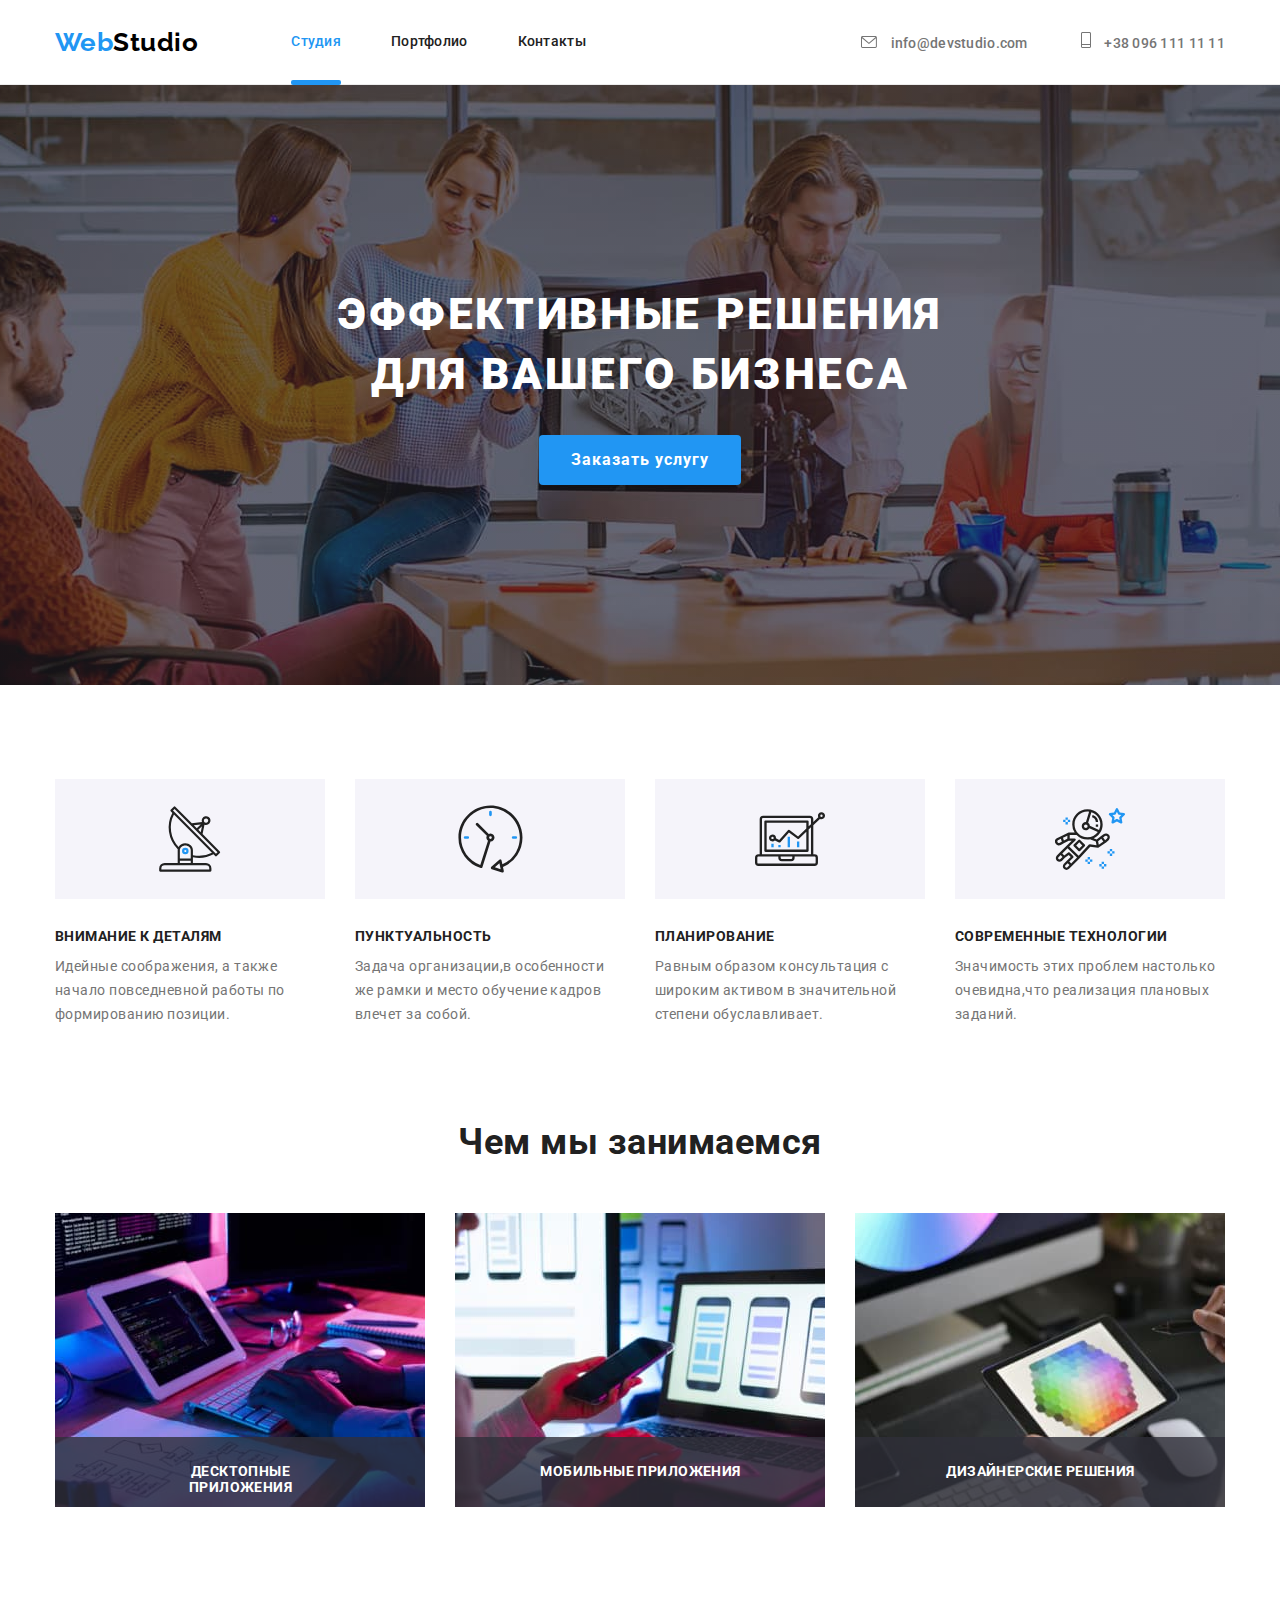
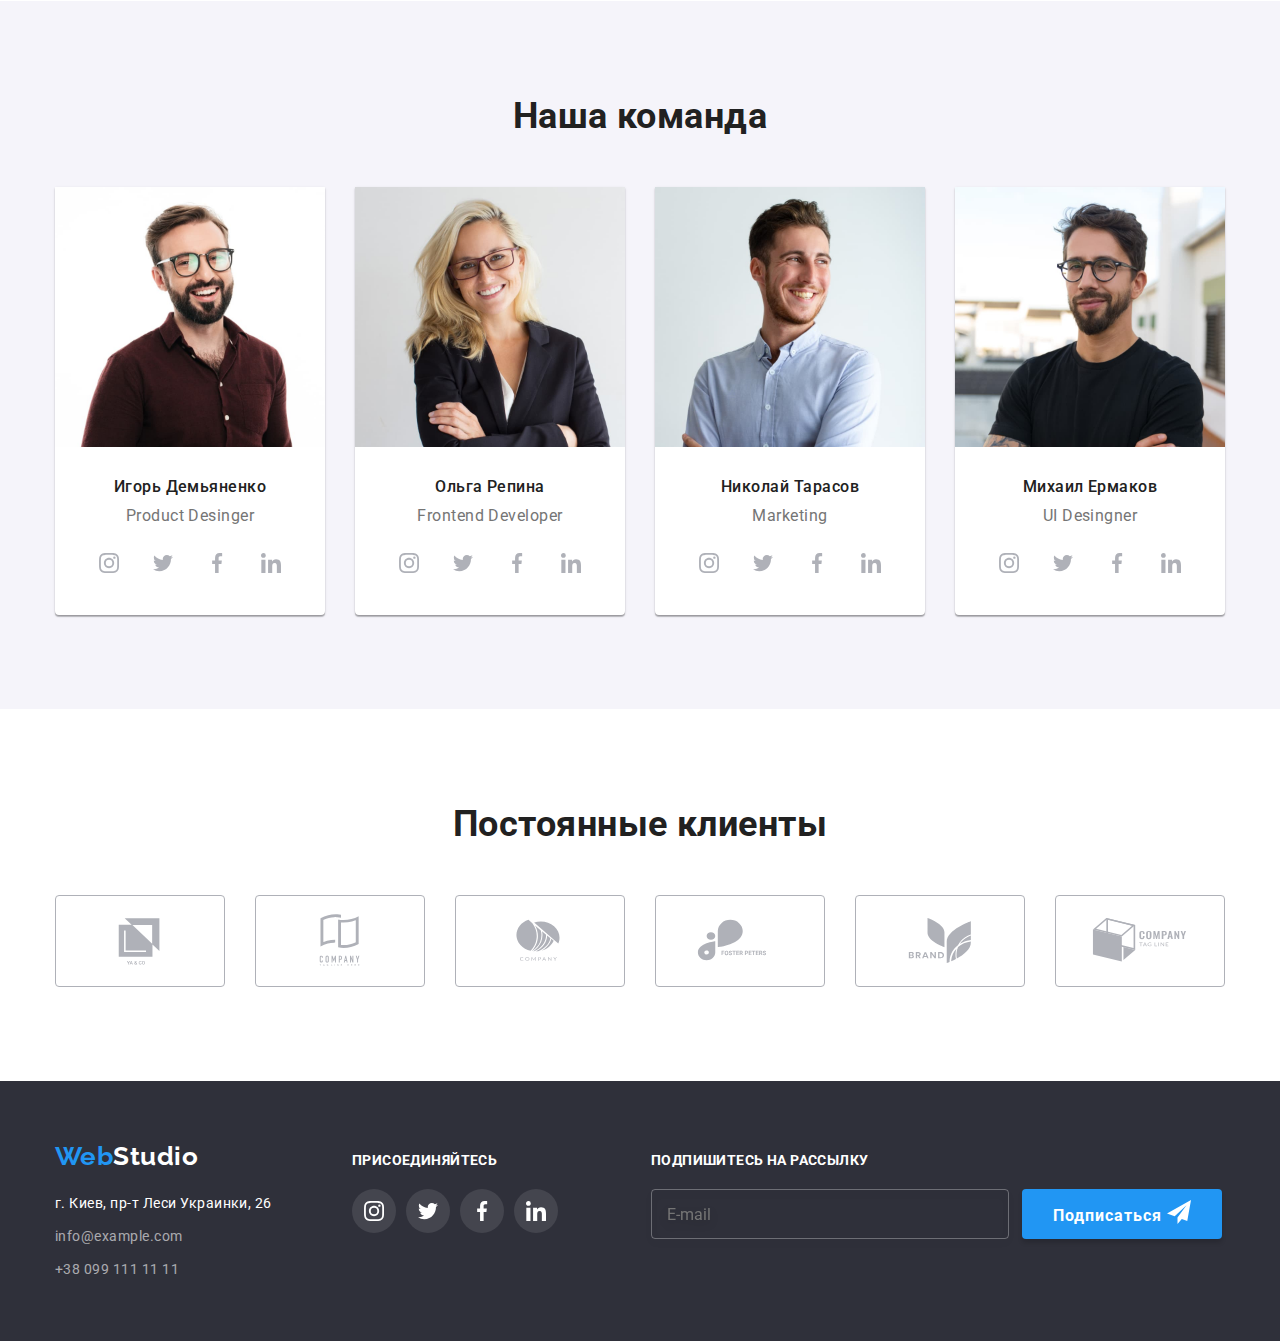
<file: index.html>
<!DOCTYPE html>
<html lang="en">

<head>
    <meta charset="UTF-8">
    <meta http-equiv="X-UA-Compatible" content="IE=edge">
    <meta name="viewport" content="width=device-width, initial-scale=1.0">
    <title>Студия</title>
    <link rel="preconnect" href="https://fonts.googleapis.com">
    <link rel="preconnect" href="https://fonts.gstatic.com" crossorigin>
    <link
        href="https://fonts.googleapis.com/css2?family=Raleway:wght@700&family=Roboto:wght@400;500;700;900&display=swap"
        rel="stylesheet">
    <link rel="stylesheet" href="https://cdnjs.cloudflare.com/ajax/libs/modern-normalize/1.1.0/modern-normalize.css"
        integrity="sha512-Y0MM+V6ymRKN2zStTqzQ227DWhhp4Mzdo6gnlRnuaNCbc+YN/ZH0sBCLTM4M0oSy9c9VKiCvd4Jk44aCLrNS5Q=="
        crossorigin="anonymous" referrerpolicy="no-referrer" />
    <link rel="stylesheet" href="./css/styles.css">
</head>

<body>
    <!--Шапка сайта-->
    <header class="header">
        <div class="container">
            <a href="" class="logo header">Web<span class="accent">Studio</span></a>
            <nav>
                <ul class="site-nav list">
                    <li class="site-nav item"><a href="./index.html" class="link current ">Студия</a></li>
                    <li class="site-nav item"><a href="./portfolio.html" class="link ">Портфолио</a></li>
                    <li class="site-nav item"><a href="" class="link">Контакты</a></li>
                </ul>
            </nav>
            <div class="auth-nav">
                <a href="mailto:info@devstudio.com" class="auth-link">
                    <svg class="auth-icon" width="16" height="12">
                        <use href="./images/symbol-defs-opt.svg#mail"></use>
                    </svg>
                    info@devstudio.com</a>
                <a href="tel:+380961111111" class="auth-link">
                    <svg class="auth-icon" width="10" height="16">
                        <use href="./images/symbol-defs-opt.svg#phone"></use>
                    </svg>
                    +38 096 111 11 11</a>
            </div>
        </div>
    </header>
    <main>
        <!--Герой-->
        <div class="hero">
            <section class="section">
                <div class="container">
                    <h1 class="hero-title">Эффективные решения для вашего бизнеса</h1>
                    <button type="button" class="hero-btn" data-modal-open>Заказать услугу</button>
                </div>
            </section>
        </div>
        <!--Преимущества-->
        <section class="section">
            <div class="container">
                <ul class="list benefis">
                    <li class="benefis-flex">
                        <div class="benefis-icon">
                            <svg class="antenna" width="65.32" height="70">
                                <use href="./images/symbol-defs-opt.svg#antenna"></use>
                            </svg>
                        </div>
                        <h3 class="benefis title">Внимание к деталям</h3>
                        <p class="benefis-text">Идейные соображения, а также начало повседневной работы по формированию
                            позиции.</p>
                    </li>
                    <li class="benefis-flex">
                        <div class="benefis-icon">
                            <svg class="clock" width="66.96" height="70">
                                <use href="./images/symbol-defs-opt.svg#clock"></use>
                            </svg>
                        </div>
                        <h3 class="benefis title">Пунктуальность</h3>
                        <p class="benefis-text">Задача организации,в особенности же рамки и место обучение кадров влечет
                            за собой.</p>
                    </li>
                    <li class="benefis-flex">
                        <div class="benefis-icon">
                            <svg class="diagram" width="70" height="70">
                                <use href="./images/symbol-defs-opt.svg#diagram"></use>
                            </svg>
                        </div>
                        <h3 class="benefis title">Планирование</h3>
                        <p class="benefis-text">Равным образом консультация с широким активом в значительной степени
                            обуславливает.</p>
                    </li>
                    <li class="benefis-flex last">
                        <div class="benefis-icon">
                            <svg class="astronaut" width="70" height="70">
                                <use href="./images/symbol-defs-opt.svg#astronaut"></use>
                            </svg>
                        </div>
                        <h3 class="benefis title">Современные технологии</h3>
                        <p class="benefis-text">Значимость этих проблем настолько очевидна,что реализация плановых
                            заданий.</p>
                    </li>
                </ul>
            </div>
        </section>
        <!--Чем мы занимаемся-->
        <section class="working-section">
            <div class="container">
                <h2 class="title">Чем мы занимаемся</h2>
                <ul class="list working">
                    <li class="item-working">
                        <div class="working-wrap">
                            <img src="./images/box1.jpg" alt="написание кода" width="370" height="274" />
                            <p class="working-text">Десктопные приложения</p>
                        </div>
                    </li>
                    <li class="item-working">
                        <div class="working-wrap">
                            <img src="./images/box2.jpg" alt="оптимизация" width="370" />
                            <p class="working-text">Мобильные приложения</p>
                        </div>
                    </li>
                    <li class="item-working">
                        <div class="working-wrap">
                            <img src="./images/box3.jpg" alt="дизайн" width="370" />
                            <p class="working-text">Дизайнерские решения</p>
                        </div>
                    </li>
                </ul>
            </div>
        </section>
        <!--Наша команда-->
        <section class="team-section">
            <div class="container">
                <h2 class="title">Наша команда</h2>
                <ul class="list team">
                    <li class="team-list">
                        <img src="./images/img.jpg" alt="Игорь Демьяненко" width="270" />
                        <div class="team-content">
                            <h3 class="team-name title">Игорь Демьяненко</h3>
                            <p class="team-text">Product Desinger</p>
                            <div>
                                <ul class="team-icon">
                                    <li class="team-soc-list">
                                        <a href="" class="team-soc-link">
                                            <svg class="team-soc-icon" width="20" height="20">
                                                <use href="./images/symbol-defs-opt.svg#instagram"></use>
                                            </svg>
                                        </a>
                                    </li>
                                    <li class="team-soc-list">
                                        <a href="" class="team-soc-link">
                                            <svg class="team-soc-icon" width="20" height="20">
                                                <use href="./images/symbol-defs-opt.svg#twitter"></use>
                                            </svg>
                                        </a>
                                    </li>
                                    <li class="team-soc-list">
                                        <a href="" class="team-soc-link">
                                            <svg class="team-soc-icon" width="20" height="20">
                                                <use href="./images/symbol-defs-opt.svg#facebook"></use>
                                            </svg>
                                        </a>
                                    </li>
                                    <li class="team-soc-list">
                                        <a href="" class="team-soc-link">
                                            <svg class="team-soc-icon" width="20" height="20">
                                                <use href="./images/symbol-defs-opt.svg#linkedin"></use>
                                            </svg>
                                        </a>
                                    </li>
                                </ul>
                            </div>
                        </div>
                    </li>
                    <li class="team-list">
                        <img src="./images/img2.jpg" alt="Ольга Репина" width="270" />
                        <div class="team-content">
                            <h3 class="team-name title">Ольга Репина</h3>
                            <p class="team-text">Frontend Developer</p>
                            <div>
                                <ul class="team-icon">
                                    <li class="team-soc-list">
                                        <a href="" class="team-soc-link">
                                            <svg class="team-soc-icon" width="20" height="20">
                                                <use href="./images/symbol-defs-opt.svg#instagram"></use>
                                            </svg>
                                        </a>
                                    </li>
                                    <li class="team-soc-list">
                                        <a href="" class="team-soc-link">
                                            <svg class="team-soc-icon" width="20" height="20">
                                                <use href="./images/symbol-defs-opt.svg#twitter"></use>
                                            </svg>
                                        </a>
                                    </li>
                                    <li class="team-soc-list">
                                        <a href="" class="team-soc-link">
                                            <svg class="team-soc-icon" width="20" height="20">
                                                <use href="./images/symbol-defs-opt.svg#facebook"></use>
                                            </svg>
                                        </a>
                                    </li>
                                    <li class="team-soc-list">
                                        <a href="" class="team-soc-link">
                                            <svg class="team-soc-icon" width="20" height="20">
                                                <use href="./images/symbol-defs-opt.svg#linkedin"></use>
                                            </svg>
                                        </a>
                                    </li>
                                </ul>
                            </div>
                        </div>
                    </li>
                    <li class="team-list">
                        <img src="./images/img3.jpg" alt="Николай Тарасов" width="270" />
                        <div class="team-content">
                            <h3 class="team-name title">Николай Тарасов</h3>
                            <p class="team-text">Marketing</p>
                            <div>
                                <ul class="team-icon">
                                    <li class="team-soc-list">
                                        <a href="" class="team-soc-link">
                                            <svg class="team-soc-icon" width="20" height="20">
                                                <use href="./images/symbol-defs-opt.svg#instagram"></use>
                                            </svg>
                                        </a>
                                    </li>
                                    <li class="team-soc-list">
                                        <a href="" class="team-soc-link">
                                            <svg class="team-soc-icon" width="20" height="20">
                                                <use href="./images/symbol-defs-opt.svg#twitter"></use>
                                            </svg>
                                        </a>
                                    </li>
                                    <li class="team-soc-list">
                                        <a href="" class="team-soc-link">
                                            <svg class="team-soc-icon" width="20" height="20">
                                                <use href="./images/symbol-defs-opt.svg#facebook"></use>
                                            </svg>
                                        </a>
                                    </li>
                                    <li class="team-soc-list">
                                        <a href="" class="team-soc-link">
                                            <svg class="team-soc-icon" width="20" height="20">
                                                <use href="./images/symbol-defs-opt.svg#linkedin"></use>
                                            </svg>
                                        </a>
                                    </li>
                                </ul>
                            </div>
                        </div>
                    </li>
                    <li class="team-list">
                        <img src="./images/img4.jpg" alt="Михаил Ермаков" width="270" />
                        <div class="team-content">
                            <h3 class="team-name title">Михаил Ермаков</h3>
                            <p class="team-text">UI Desingner</p>
                            <div>
                                <ul class="team-icon">
                                    <li class="team-soc-list">
                                        <a href="" class="team-soc-link">
                                            <svg class="team-soc-icon" width="20" height="20">
                                                <use href="./images/symbol-defs-opt.svg#instagram"></use>
                                            </svg>
                                        </a>
                                    </li>
                                    <li class="team-soc-list">
                                        <a href="" class="team-soc-link">
                                            <svg class="team-soc-icon" width="20" height="20">
                                                <use href="./images/symbol-defs-opt.svg#twitter"></use>
                                            </svg>
                                        </a>
                                    </li>
                                    <li class="team-soc-list">
                                        <a href="" class="team-soc-link">
                                            <svg class="team-soc-icon" width="20" height="20">
                                                <use href="./images/symbol-defs-opt.svg#facebook"></use>
                                            </svg>
                                        </a>
                                    </li>
                                    <li class="team-soc-list">
                                        <a href="" class="team-soc-link">
                                            <svg class="team-soc-icon" width="20" height="20">
                                                <use href="./images/symbol-defs-opt.svg#linkedin"></use>
                                            </svg>
                                        </a>
                                    </li>
                                </ul>
                            </div>
                        </div>
                    </li>
                </ul>
            </div>
        </section>
        <!--Постоянные клиенты-->
        <section class="client-section">
            <div class="container">
                <h2 class="title">Постоянные клиенты</h2>
                <div class="client-container">
                    <ul class="client-list">
                        <li class="client-item">
                            <a href="" class="client-link">
                                <svg class="client-icon">
                                    <use href="./images/symbol-defs-opt.svg#logo" width="106" height="60"></use>
                                </svg>
                            </a>
                        </li>
                        <li class="client-item">
                            <a href="" class="client-link">
                                <svg class="client-icon">
                                    <use href="./images/symbol-defs-opt.svg#logo-2" width="106" height="60"></use>
                                </svg>
                            </a>
                        </li>
                        <li class="client-item">
                            <a href="" class="client-link">
                                <svg class="client-icon">
                                    <use href="./images/symbol-defs-opt.svg#logo-3" width="106" height="60"></use>
                                </svg>
                            </a>
                        </li>
                        <li class="client-item">
                            <a href="" class="client-link">
                                <svg class="client-icon">
                                    <use href="./images/symbol-defs-opt.svg#logo-4" width="106" height="60"></use>
                                </svg>
                            </a>
                        </li>
                        <li class="client-item">
                            <a href="" class="client-link">
                                <svg class="client-icon">
                                    <use href="./images/symbol-defs-opt.svg#logo-5" width="106" height="60"></use>
                                </svg>
                            </a>
                        </li>
                        <li class="client-item">
                            <a href="" class="client-link">
                                <svg class="client-icon">
                                    <use href="./images/symbol-defs-opt.svg#logo-6" width="106" height="60"></use>
                                </svg>
                            </a>
                        </li>
                    </ul>
                </div>
            </div>
        </section>
    </main>
    <!--Футер-->
    <footer class="footer">
        <div class="container">
            <div class="nav">
                <a href="" class="logo">Web<span class="accent">Studio</span></a>
                <address>
                    <ul class="list">
                        <li class="item-address"><a href="" class="address">г. Киев, пр-т Леси Украинки, 26</a></li>
                        <li class="item-nav"><a href="mailto:info@example.com" class="footer-nav">info@example.com</a>
                        </li>
                        <li class="item-nav"><a href="tel:+380991111111" class="footer-nav">+38 099 111 11 11</a></li>
                    </ul>
                </address>
            </div>
            <div class="soc">
                <h3 class="soc-title">Присоединяйтесь</h3>
                <ul class="soc-icon">
                    <li class="footer-soc-list">
                        <a href="" class="footer-soc-link">
                            <svg class="footer-soc-icon" width="20" height="20">
                                <use href="./images/symbol-defs-opt.svg#instagram"></use>
                            </svg>
                        </a>
                    </li>
                    <li class="footer-soc-list">
                        <a href="" class="footer-soc-link">
                            <svg class="footer-soc-icon" width="20" height="20">
                                <use href="./images/symbol-defs-opt.svg#twitter"></use>
                            </svg>
                        </a>
                    </li>
                    <li class="footer-soc-list">
                        <a href="" class="footer-soc-link">
                            <svg class="footer-soc-icon" width="20" height="20">
                                <use href="./images/symbol-defs-opt.svg#facebook"></use>
                            </svg>
                        </a>
                    </li>
                    <li class="footer-soc-list">
                        <a href="" class="footer-soc-link">
                            <svg class="footer-soc-icon" width="20" height="20">
                                <use href="./images/symbol-defs-opt.svg#linkedin"></use>
                            </svg>
                        </a>
                    </li>
                </ul>
            </div>
            <div class="mailing-list">
                <p class="mailing-text">Подпишитесь на рассылку</p>
                <form>
                    <label for="email"></label>
                    <input type="email" name="email" id="email" class="mailing-email" placeholder="E-mail" />
                    <button type="submit" class="mailing-button">Подписаться
                        <svg class="mailing-icon" width="24" height="24">
                            <use href="./images/symbol-defs-opt.svg#icon-send"></use>
                        </svg>
                    </button>
                </form>
            </div>
        </div>
    </footer>
    <div class="backdrop is-hidden" data-modal>
        <div class="modal">
            <button type="button" class="modal-close-btn" data-modal-close>
                <svg class="close-btn" width="18" height="18">
                    <use href="./images/symbol-defs-opt.svg#close-btn"></use>
                </svg>
            </button>
            <p class="modal-title">Оставьте свои данные, мы вам перезвоним</p>
            <form>
                <div class="modal-field">
                    <label class="modal-label" for="user-name">Имя</label>
                    <div class="modal-input-wrap">
                        <input type="text" name="user-name" id="user-name" class="modal-input" />
                        <svg class="input-icon" width="18" height="18">
                            <use href="./images/symbol-defs-opt.svg#person-modal"></use>
                        </svg>
                    </div>
                </div>
                <div class="modal-field">
                    <label class="modal-label" for="user-tel">Телефон</label>
                    <div class="modal-input-wrap">
                        <input type="tel" name="user-tel" id="user-tel" class="modal-input" />
                        <svg class="input-icon" width="18" height="18">
                            <use href="./images/symbol-defs-opt.svg#phone-modal"></use>
                        </svg>
                    </div>
                </div>
                <div class="modal-field">
                    <label class="modal-label" for="user-mail">Почта</label>
                    <div class="modal-input-wrap">
                        <input type="email" name="user-mail" id="user-mail" class="modal-input" />
                        <svg class="input-icon" width="18" height="18">
                            <use href="./images/symbol-defs-opt.svg#email-modal"></use>
                        </svg>
                    </div>
                </div>
                <div class="modal-field">
                    <label class="modal-label" for="user-coment">Комментарий</label>
                    <textarea name="user-coment" id="user-coment" placeholder="Введите текст"
                        class="modal-coment"></textarea>
                </div>
                <div class="modal-field">
                    <input type="checkbox" class="input-check visually-hidden" id="input-check" name="policy"
                        value="policy">
                    <label for="input-check" class="check-text">
                        <span>
                            <svg class="check-icon" width="18" height="18">
                                <use href="./images/symbol-defs-opt.svg#check"></use>
                            </svg>
                        </span>
                        Соглашаюсь с рассылкой и принимаю&nbsp;<a href="" class="modal-link">Условия
                            договора</a></label>
                </div>
            </form>
            <button type="submit" class="modal-btn">Отправить</button>
        </div>
    </div>
    <script src="./js/modal.js"></script>
</body>

</html>
</file>
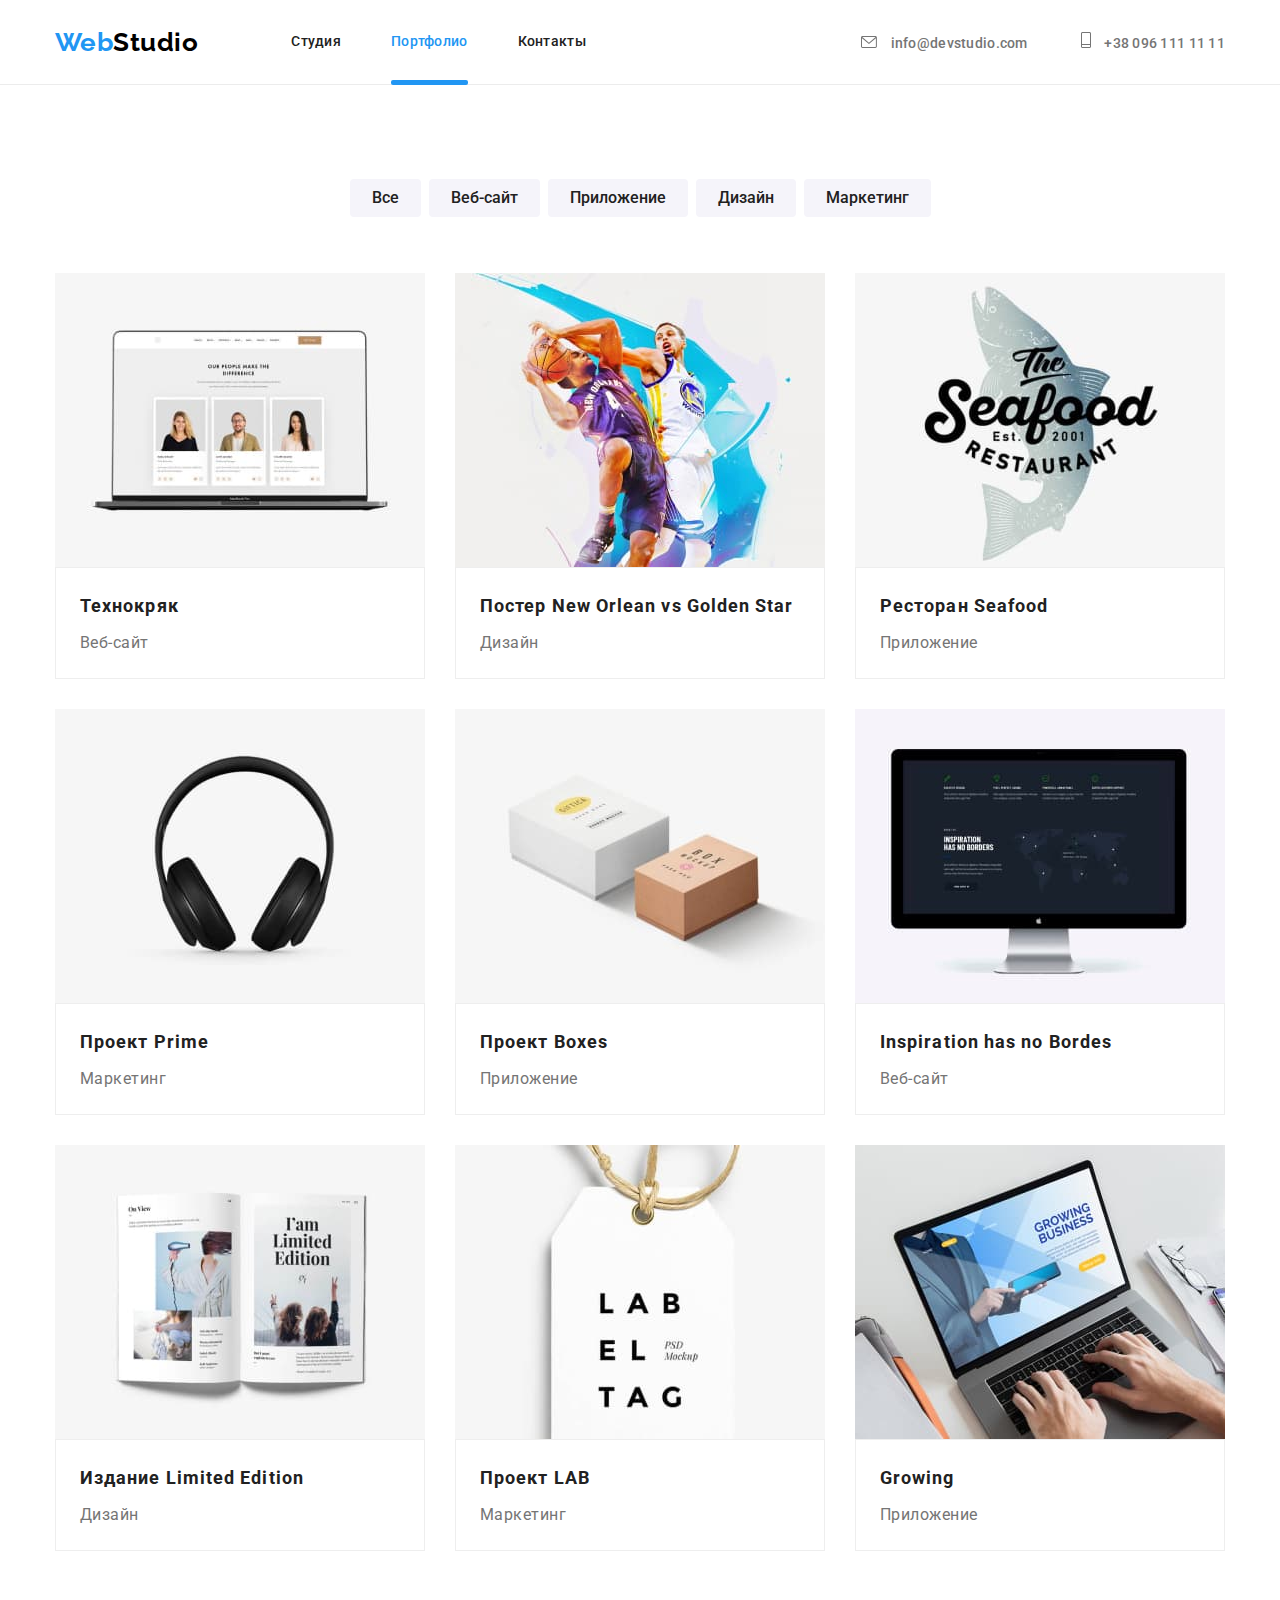
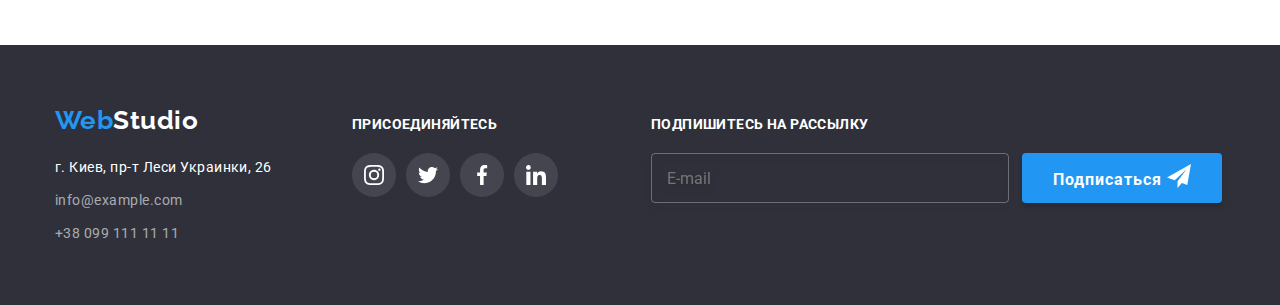
<file: portfolio.html>
<!DOCTYPE html>
<html lang="en">

<head>
    <meta charset="UTF-8">
    <meta http-equiv="X-UA-Compatible" content="IE=edge">
    <meta name="viewport" content="width=device-width, initial-scale=1.0">
    <title>Студия</title>
    <link rel="preconnect" href="https://fonts.googleapis.com">
    <link rel="preconnect" href="https://fonts.gstatic.com" crossorigin>
    <link
        href="https://fonts.googleapis.com/css2?family=Raleway:wght@700&family=Roboto:wght@400;500;700;900&display=swap"
        rel="stylesheet">
    <link rel="stylesheet" href="https://cdnjs.cloudflare.com/ajax/libs/modern-normalize/1.1.0/modern-normalize.css"
        integrity="sha512-Y0MM+V6ymRKN2zStTqzQ227DWhhp4Mzdo6gnlRnuaNCbc+YN/ZH0sBCLTM4M0oSy9c9VKiCvd4Jk44aCLrNS5Q=="
        crossorigin="anonymous" referrerpolicy="no-referrer" />
    <link rel="stylesheet" href="./css/styles.css">
</head>

<body>
    <!--Шапка сайта-->
    <header class="header">
        <div class="container">
            <a href="" class="logo header">Web<span class="accent">Studio</span></a>
            <nav>
                <ul class="site-nav list">
                    <li class="site-nav item"><a href="./index.html" class="link">Студия</a></li>
                    <li class="site-nav item"><a href="./portfolio.html" class="link current">Портфолио</a></li>
                    <li class="site-nav item"><a href="" class="link">Контакты</a></li>
                </ul>
            </nav>
            <div class="auth-nav">
                <a href="mailto:info@devstudio.com" class="auth-link">
                    <svg class="auth-icon" width="16" height="12">
                        <use href="./images/symbol-defs-opt.svg#mail"></use>
                    </svg>
                    info@devstudio.com</a>
                <a href="tel:+380961111111" class="auth-link">
                    <svg class="auth-icon" width="10" height="16">
                        <use href="./images/symbol-defs-opt.svg#phone"></use>
                    </svg>
                    +38 096 111 11 11</a>
            </div>
        </div>
    </header>
    <main>
        <!--Портфолио-->
        <section class="section">
            <div class="container">
                <h1 class="portfolio-title">Наши работы</h1>
                <ul class="list portfolio-flex">
                    <li class="item portfolio-flex">
                        <button type="button" class="portfolio-btn">Все</button>
                    </li>
                    <li class="item portfolio-flex">
                        <button type="button" class="portfolio-btn">Веб-сайт</button>
                    </li>
                    <li class="item portfolio-flex">
                        <button type="button" class="portfolio-btn">Приложение</button>
                    </li>
                    <li class="item portfolio-flex">
                        <button type="button" class="portfolio-btn">Дизайн</button>
                    </li>
                    <li class="item portfolio-flex">
                        <button type="button" class="portfolio-btn">Маркетинг</button>
                    </li>
                </ul>
            </div>
            <div class="container">
                <ul class="list portfolio">
                    <li class="portfolio-list">
                        <div class="portfolio-wrap">
                            <img src="./images/portfolio.jpg" alt="Технокряк сайт" width="370">
                            <p class="portfolio-text">Ресурс предлагает комплексные предложения с разным уровнем
                                функционала и сервисов. Все это
                                позволит посетителю получить исчерпывающие сведения о компании или частном лице.</p>
                        </div>
                        <div class="portfolio-content">
                            <h2 class="title">Технокряк</h2>
                            <p class="ptext">Веб-сайт</p>
                        </div>
                    </li>
                    <li class="portfolio-list">
                        <div class="portfolio-wrap">
                            <img src="./images/portfolio-2.jpg" alt="Постер New Orlean vs Golden Star" width="370">
                            <p class="portfolio-text">Ресурс предлагает комплексные предложения с разным уровнем
                                функционала и сервисов. Все это
                                позволит посетителю получить исчерпывающие сведения о компании или частном лице.</p>
                        </div>
                        <div class="portfolio-content">
                            <h2 class="title">Постер New Orlean vs Golden Star</h2>
                            <p class="ptext">Дизайн</p>
                        </div>
                    </li>
                    <li class="portfolio-list">
                        <div class="portfolio-wrap">
                            <img src="./images/portfolio-3.jpg" alt="Ресторан Seafood" width="370">
                            <p class="portfolio-text">Ресурс предлагает комплексные предложения с разным уровнем
                                функционала и сервисов. Все это
                                позволит посетителю получить исчерпывающие сведения о компании или частном лице.</p>
                        </div>
                        <div class="portfolio-content">
                            <h2 class="title">Ресторан Seafood</h2>
                            <p class="ptext">Приложение</p>
                        </div>
                    </li>
                    <li class="portfolio-list">
                        <div class="portfolio-wrap">
                            <img src="./images/portfolio-4.jpg" alt="Prime" width="370">
                            <p class="portfolio-text">Ресурс предлагает комплексные предложения с разным уровнем
                                функционала и сервисов. Все это
                                позволит посетителю получить исчерпывающие сведения о компании или частном лице.</p>
                        </div>
                        <div class="portfolio-content">
                            <h2 class="title">Проект Prime</h2>
                            <p class="ptext">Маркетинг</p>
                        </div>
                    </li>
                    <li class="portfolio-list">
                        <div class="portfolio-wrap">
                            <img src="./images/portfolio-5.jpg" alt="Boxes" width="370">
                            <p class="portfolio-text">Ресурс предлагает комплексные предложения с разным уровнем
                                функционала и сервисов. Все это
                                позволит посетителю получить исчерпывающие сведения о компании или частном лице.</p>
                        </div>
                        <div class="portfolio-content">
                            <h2 class="title">Проект Boxes</h2>
                            <p class="ptext">Приложение</p>
                        </div>
                    </li>
                    <li class="portfolio-list">
                        <div class="portfolio-wrap">
                            <img src="./images/portfolio-6.jpg" alt="Сайт no Bordes" width="370">
                            <p class="portfolio-text">Ресурс предлагает комплексные предложения с разным уровнем
                                функционала и сервисов. Все это
                                позволит посетителю получить исчерпывающие сведения о компании или частном лице.</p>
                        </div>
                        <div class="portfolio-content">
                            <h2 class="title">Inspiration has no Bordes</h2>
                            <p class="ptext">Веб-сайт</p>
                        </div>
                    </li>
                    <li class="portfolio-list">
                        <div class="portfolio-wrap">
                            <img src="./images/portfolio-7.jpg" alt="Издание LE" width="370">
                            <p class="portfolio-text">Ресурс предлагает комплексные предложения с разным уровнем
                                функционала и сервисов. Все это
                                позволит посетителю получить исчерпывающие сведения о компании или частном лице.</p>
                        </div>
                        <div class="portfolio-content">
                            <h2 class="title">Издание Limited Edition</h2>
                            <p class="ptext">Дизайн</p>
                        </div>
                    </li>
                    <li class="portfolio-list">
                        <div class="portfolio-wrap">
                            <img src="./images/portfolio-8.jpg" alt="Проект Lab" width="370">
                            <p class="portfolio-text">Ресурс предлагает комплексные предложения с разным уровнем
                                функционала и сервисов. Все это
                                позволит посетителю получить исчерпывающие сведения о компании или частном лице.</p>
                        </div>
                        <div class="portfolio-content">
                            <h2 class="title">Проект LAB</h2>
                            <p class="ptext">Маркетинг</p>
                        </div>
                    </li>
                    <li class="portfolio-list">
                        <div class="portfolio-wrap">
                            <img src="./images/portfolio-9.jpg" alt=" Growing Business" width="370">
                            <p class="portfolio-text">Ресурс предлагает комплексные предложения с разным уровнем
                                функционала и сервисов. Все это
                                позволит посетителю получить исчерпывающие сведения о компании или частном лице.</p>
                        </div>
                        <div class="portfolio-content">
                            <h2 class="title">Growing</h2>
                            <p class="ptext">Приложение</p>
                        </div>
                    </li>
                </ul>

            </div>
        </section>
    </main>
    <!--Футер-->
    <footer class="footer">
        <div class="container">
            <section class="nav">
                <a href="" class="logo">Web<span class="accent">Studio</span></a>
                <address>
                    <ul class="list">
                        <li class="item-address"><a href="" class="address">г. Киев, пр-т Леси Украинки, 26</a></li>
                        <li class="item-nav"><a href="mailto:info@example.com" class="footer-nav">info@example.com</a>
                        </li>
                        <li class="item-nav"><a href="tel:+380991111111" class="footer-nav">+38 099 111 11 11</a></li>
                    </ul>
                </address>
            </section>
            <section class="soc">
                <h3 class="soc-title">Присоединяйтесь</h3>
                <ul class="soc-icon">
                    <li class="footer-soc-list">
                        <a href="" class="footer-soc-link">
                            <svg class="footer-soc-icon" width="20" height="20">
                                <use href="./images/symbol-defs-opt.svg#instagram"></use>
                            </svg>
                        </a>
                    </li>
                    <li class="footer-soc-list">
                        <a href="" class="footer-soc-link">
                            <svg class="footer-soc-icon" width="20" height="20">
                                <use href="./images/symbol-defs-opt.svg#twitter"></use>
                            </svg>
                        </a>
                    </li>
                    <li class="footer-soc-list">
                        <a href="" class="footer-soc-link">
                            <svg class="footer-soc-icon" width="20" height="20">
                                <use href="./images/symbol-defs-opt.svg#facebook"></use>
                            </svg>
                        </a>
                    </li>
                    <li class="footer-soc-list">
                        <a href="" class="footer-soc-link">
                            <svg class="footer-soc-icon" width="20" height="20">
                                <use href="./images/symbol-defs-opt.svg#linkedin"></use>
                            </svg>
                        </a>
                    </li>
                </ul>
            </section>
            <div class="mailing-list">
                <p class="mailing-text">Подпишитесь на рассылку</p>
                <form>
                    <label for="email"></label>
                    <input type="email" name="email" id="email" class="mailing-email" placeholder="E-mail" />
                    <button type="submit" class="mailing-button">Подписаться
                        <svg class="mailing-icon" width="24" height="24">
                            <use href="./images/symbol-defs-opt.svg#icon-send"></use>
                        </svg>
                    </button>
                </form>
            </div>
        </div>
    </footer>
</body>

</html>
</file>
<file: css/styles.css>
/* цвет заголовка основного #FFFFFF */
/* цвет второстепенного заголовка #212121 */
/* акцент #2196F3 */
:root {
  --alternative-text-color: #212121;
  --accent-color: #2196f3;
  --primary-background-color: #ffffff;
  --primary-color: #ffffff;
  --alternative-background-color: #f5f4fa;
}
body {
  color: #757575;
  background-color: var(--primary-background-color);
  font-family: Roboto, sans-serif;
  letter-spacing: 0.03em;
}
/* Для всего сайта скинули стили*/
p,
h1,
h2,
h3,
h4,
h5,
h6 {
  margin: 0;
}
ul,
ol {
  padding-left: 0;
  margin: 0;
}
img {
  display: block;
  max-width: 100%;
  height: auto;
}

/*Контейнер*/
.container {
  width: 1200px;
  padding-left: 15px;
  padding-right: 15px;
  margin: 0 auto;
}
.section {
  padding-top: 94px;
  padding-bottom: 94px;
}

/*Для списков*/
.list {
  list-style: none;
}

/*Для второстепенных заголовков*/
.title {
  color: var(--alternative-text-color);
}

/*Шапка сайта*/
.logo {
  color: var(--accent-color);
  text-decoration: none;
  font-family: Raleway, sans-serif;
  font-weight: 700;
  font-size: 26px;
  line-height: 1.19;
}
.logo .accent {
  color: #000000;
}
.logo:hover,
.logo:focus {
  text-decoration: none;
}
.header {
  background-color: var(--primary-background-color);
  border-bottom: 1px solid #ececec;
}
.header .container {
  display: flex;
  align-items: center;
}
.logo.header {
  margin-right: 93px;
  padding-top: 25px;
  padding-bottom: 25px;
  border: none;
}
.link {
  color: var(--alternative-text-color);
  text-decoration: none;
}

.site-nav .link {
  transition: color 250ms cubic-bezier(0.4, 0, 0.2, 1);
}

.site-nav .link:hover,
.site-nav .link:focus {
  color: var(--accent-color);
}
.site-nav .link.current {
  color: var(--accent-color);
}
.link.current {
  position: relative;
  display: block;
}

.link.current::after {
  content: "";

  position: absolute;
  left: 0;
  bottom: -35px;

  display: block;
  width: 100%;
  height: 5px;
  background-color: var(--accent-color);
  border-radius: 2px;
}

.site-nav.list,
.auth-nav {
  font-weight: 500;
  font-size: 14px;
  line-height: 1.14;
  letter-spacing: 0.02em;
}
.site-nav {
  display: flex;
  align-items: center;
}
.site-nav.item {
  margin-right: 50px;
  padding-top: 32px;
  padding-bottom: 32px;
}
.site-nav.item:last-child {
  margin-right: 0px;
}
.auth-nav {
  margin-left: auto;
  padding-top: 32px;
  padding-bottom: 32px;
}
.auth-nav .auth-link {
  transition: color 250ms cubic-bezier(0.4, 0, 0.2, 1);
}
.auth-nav .auth-link:hover,
.auth-nav .auth-link:focus {
  color: var(--accent-color);
}
.auth-link {
  color: #757575;
  text-decoration: none;
}
.auth-link:not(:last-child) {
  margin-right: 50px;
}
.auth-icon {
  fill: currentColor;
  margin-right: 10px;
}

/*Герой*/
.hero {
  background-color: #2f303a;
  text-align: center;
  background-image: linear-gradient(
      to right,
      rgba(47, 48, 58, 0.4),
      rgba(47, 48, 58, 0.4)
    ),
    url(../images/hero-bgimage.jpg);
  background-size: cover;
  background-repeat: no-repeat;
  max-width: 1600px;
  height: 600px;
  margin-left: auto;
  margin-right: auto;
  background-position: center;
}
.hero .section {
  padding-top: 200px;
  padding-bottom: 200px;
}
.hero-title {
  color: var(--primary-color);
  font-weight: 900;
  font-size: 44px;
  line-height: 1.36;
  letter-spacing: 0.06em;
  text-transform: uppercase;
  margin-bottom: 30px;
  margin-left: auto;
  margin-right: auto;
  width: 696px;
}
.hero-btn {
  background-color: var(--accent-color);
  color: var(--primary-color);
  cursor: pointer;
  font-family: inherit;
  font-weight: 700;
  font-size: 16px;
  line-height: 1.88;
  letter-spacing: 0.06em;
  padding: 10px 32px 10px 32px;
  box-shadow: 0px 4px 4px rgba(0, 0, 0, 0.15);
  border-radius: 4px;
  border: none;
  transition: background-color 250ms cubic-bezier(0.4, 0, 0.2, 1);
}
.hero-btn:hover,
.hero-btn:focus {
  background-color: #188ce8;
  color: var(--primary-color);
  box-shadow: 0px 4px 4px rgba(0, 0, 0, 0.15);
  border-radius: 4px;
}

/*Преимущества*/
.benefis.title {
  font-weight: 700;
  font-size: 14px;
  line-height: 1.14;
  text-transform: uppercase;
  padding-bottom: 10px;
}
.benefis-text {
  font-size: 14px;
  line-height: 1.71;
}
.list.benefis {
  display: flex;
}
.benefis-flex:not(:last-child) {
  padding-right: 30px;
}
.benefis-icon {
  display: flex;
  background-color: var(--alternative-background-color);
  width: 270px;
  height: 120px;
  margin-bottom: 30px;
  justify-content: center;
  align-items: center;
}

/*Чем мы занимаемся*/
.working-section .title,
.team-section .title,
.client-section .title {
  font-weight: 700;
  font-size: 36px;
  line-height: 1.17;
  text-align: center;
  margin-bottom: 50px;
}
.working-section {
  padding-bottom: 94px;
}
.list.working {
  display: flex;
}
.item-working:not(:last-child) {
  padding-right: 30px;
}
.working-wrap {
  position: relative;
}

.working-text {
  font-weight: 700;
  font-size: 14px;
  line-height: 1.14;
  text-align: center;
  letter-spacing: 0.03em;
  text-transform: uppercase;
  color: var(--primary-color);
  background-color: rgba(47, 48, 58, 0.8);
  width: 100%;
  height: 70px;
  padding: 27px 82px 27px 83px;

  position: absolute;
  bottom: 0;
}

/*Наша  команда*/
.team-section {
  background-color: var(--alternative-background-color);
  padding-top: 94px;
  padding-bottom: 94px;
}
.team-list {
  background-color: var(--primary-background-color);
  box-shadow: 0px 1px 3px rgba(0, 0, 0, 0.12), 0px 1px 1px rgba(0, 0, 0, 0.14),
    0px 2px 1px rgba(0, 0, 0, 0.2);
  border-radius: 0px 0px 4px 4px;
}
.team-name.title,
.team-text {
  font-size: 16px;
  line-height: 1.19;
  text-align: center;
}
.team-name.title {
  font-weight: 500;
  margin-bottom: 10px;
}
.team-content {
  padding-top: 30px;
  padding-bottom: 30px;
}
.list.team {
  display: flex;
}
.team-list:not(:last-child) {
  margin-right: 30px;
}
.team-text {
  margin-bottom: 16px;
}
.team-icon {
  display: flex;
  list-style: none;
  justify-content: center;
}
.team-soc-link {
  width: 44px;
  height: 44px;
  display: flex;
  justify-content: center;
  align-items: center;
  transition: background-color 250ms cubic-bezier(0.4, 0, 0.2, 1),
    border-radius 250ms cubic-bezier(0.4, 0, 0.2, 1);
}
.team-soc-list {
  margin-right: 10px;
}
.team-soc-list:last-child {
  margin-right: 0;
}
.team-soc-icon {
  fill: #afb1b8;
}
.team-soc-link:hover,
.team-soc-link:focus {
  border-radius: 50%;
  background-color: var(--accent-color);
}
.team-soc-link:hover .team-soc-icon,
.team-soc-link:focus .team-soc-icon {
  fill: var(--primary-color);
}

/*Постоянные клиенты*/
.client-section .title {
  padding-top: 94px;
  margin-bottom: 50px;
}
.client-container {
  padding-bottom: 94px;
}
.client-list {
  list-style: none;
  display: flex;
}
.client-item {
  margin-right: 30px;
}
.client-item:last-child {
  margin-right: 0;
}

.client-link {
  width: 170px;
  height: 92px;
  border: 1px solid #afb1b8;
  box-sizing: border-box;
  border-radius: 4px;

  display: flex;
  justify-content: center;
  align-items: center;

  transition: border-color 250ms cubic-bezier(0.4, 0, 0.2, 1);
}
.client-icon {
  width: 106px;
  height: 60px;
  fill: #afb1b8;

  transition: fill 250ms cubic-bezier(0.4, 0, 0.2, 1);
}
.client-link:hover,
.client-link:focus {
  border-color: var(--accent-color);
}
.client-link:hover .client-icon,
.client-link:focus .client-icon {
  fill: var(--accent-color);
}

/*Футер*/
.footer {
  background-color: #2f303a;
}
.footer .logo .accent {
  color: var(--primary-color);
}
.footer {
  padding-top: 60px;
  padding-bottom: 60px;
}
.address,
.footer-nav {
  font-size: 14px;
  line-height: 1.7;
  font-style: normal;
  text-decoration: none;
}
.address {
  color: var(--primary-color);
  transition: color 250ms cubic-bezier(0.4, 0, 0.2, 1);
}
.footer-nav {
  color: rgba(255, 255, 255, 0.6);
  transition: color 250ms cubic-bezier(0.4, 0, 0.2, 1);
}
.address:hover,
.address:focus,
.footer-nav:hover,
.footer-nav:focus {
  color: var(--accent-color);
}
.item-address {
  margin-top: 20px;
  margin-bottom: 9px;
}
.item-nav {
  margin-bottom: 9px;
}
.item-nav:last-child {
  margin-bottom: 0px;
}
.footer .container {
  display: flex;
}
.nav {
  margin-right: 80px;
}
.soc-title {
  color: var(--primary-color);
  text-transform: uppercase;
  font-weight: 700;
  font-size: 14px;
  line-height: 1.14;
  letter-spacing: 0.03em;
  margin-bottom: 20px;
  margin-top: 12px;
}
.soc-icon {
  display: flex;
  list-style: none;
  justify-content: center;
}
.footer-soc-list {
  border-radius: 50%;
  background-color: rgba(255, 255, 255, 0.1);
}
.footer-soc-link {
  width: 44px;
  height: 44px;
  display: flex;
  justify-content: center;
  align-items: center;
  transition: background-color 250ms cubic-bezier(0.4, 0, 0.2, 1),
    border-radius 250ms cubic-bezier(0.4, 0, 0.2, 1);
}
.footer-soc-list + .footer-soc-list {
  margin-left: 10px;
}
.footer-soc-icon {
  fill: var(--primary-color);
}
.footer-soc-link:hover,
.footer-soc-link:focus {
  background-color: var(--accent-color);
  border-radius: 50%;
}
.mailing-list {
  margin-top: 12px;
  margin-left: 93px;
}
.mailing-text {
  font-weight: 700;
  font-size: 14px;
  line-height: 1.14;
  letter-spacing: 0.03em;
  text-transform: uppercase;
  color: var(--primary-color);
  margin-bottom: 20px;
}
.mailing-email {
  width: 358px;
  height: 50px;
  padding-left: 15px;
  background-color: transparent;
  border: 1px solid rgba(255, 255, 255, 0.3);
  filter: drop-shadow(0px 4px 4px rgba(0, 0, 0, 0.15));
  border-radius: 4px;
  color: var(--primary-color);
}
.mailing-button {
  width: 200px;
  height: 50px;
  background: var(--accent-color);
  font-family: inherit;
  box-shadow: 0px 4px 4px rgba(0, 0, 0, 0.15);
  border-radius: 4px;
  color: var(--primary-color);
  font-weight: 700;
  font-size: 16px;
  line-height: 1.88;
  letter-spacing: 0.06em;
  border: none;
  margin-left: 13px;

  position: absolute;
}
.mailing-icon {
  position: relative;
  top: 3px;
}

/*Портфолио*/
.portfolio-title,
.visually-hidden {
  position: absolute;
  width: 1px;
  height: 1px;
  margin: -1px;
  border: 0;
  padding: 0;
  white-space: nowrap;
  clip-path: inset(100%);
  clip: rect(0 0 0 0);
  overflow: hidden;
}
.portfolio-list {
  background-color: var(--primary-background-color);
  width: 370px;
  margin-bottom: 30px;
  margin-right: 30px;
}
.portfolio-list:nth-child(3n) {
  margin-right: 0px;
}
.portfolio-list:nth-last-child(-n + 3) {
  margin-bottom: 0px;
}
.portfolio-btn {
  color: var(--alternative-text-color);
  background-color: var(--alternative-background-color);
  cursor: pointer;
  font-family: inherit;
  font-weight: 500;
  font-size: 16px;
  line-height: 1.62;
  border-radius: 4px;
  padding: 6px 22px 6px 22px;
  border: none;
  transition: color 250ms cubic-bezier(0.4, 0, 0.2, 1),
    background-color 250ms cubic-bezier(0.4, 0, 0.2, 1),
    box-shadow 250ms cubic-bezier(0.4, 0, 0.2, 1);
}
.portfolio-btn:hover,
.portfolio-btn:focus {
  color: var(--primary-color);
  background-color: var(--accent-color);
  box-shadow: 0px 3px 1px rgba(0, 0, 0, 0.1), 0px 1px 2px rgba(0, 0, 0, 0.08),
    0px 2px 2px rgba(0, 0, 0, 0.12);
}
.list.portfolio-flex {
  display: flex;
  justify-content: center;
}
.item.portfolio-flex:not(:last-child) {
  padding-right: 8px;
}
.portfolio-list .title {
  font-weight: 700;
  font-size: 18px;
  line-height: 2;
  letter-spacing: 0.06em;
  margin-bottom: 4px;
}
.portfolio-list .ptext {
  font-size: 16px;
  line-height: 1.88;
}
.list.portfolio {
  margin-top: 56px;
}
.list.portfolio {
  display: flex;
  flex-wrap: wrap;
}
.portfolio-content {
  padding: 20px 24px 20px 24px;
  border: 1px solid #eeeeee;
}
.portfolio-list {
  transition: box-shadow 250ms cubic-bezier(0.4, 0, 0.2, 1);
}
.portfolio-list:hover,
.portfolio-list:focus {
  box-shadow: 0px 1px 1px rgba(0, 0, 0, 0.12), 0px 4px 4px rgba(0, 0, 0, 0.06),
    1px 4px 6px rgba(0, 0, 0, 0.16);
}
.portfolio-list:hover .portfolio-text {
  transform: translateY(0%);
}
.portfolio-wrap {
  position: relative;
  overflow: hidden;
}
.portfolio-text {
  font-weight: 400;
  font-size: 18px;
  line-height: 1.56;
  letter-spacing: 0.03em;
  color: var(--primary-color);
  background-color: rgba(33, 150, 243, 0.9);
  height: 100%;
  padding: 63px 24px 63px 24px;

  position: absolute;
  top: 0;
  transform: translateY(100%);
  transition: transform 250ms cubic-bezier(0.4, 0, 0.2, 1);
}
.backdrop {
  width: 100%;
  height: 100%;
  background: rgba(0, 0, 0, 0.2);

  position: fixed;
  top: 0;
  transition: opacity 250ms cubic-bezier(0.4, 0, 0.2, 1),
    visibility 250ms cubic-bezier(0.4, 0, 0.2, 1);
}
.modal {
  width: 528px;
  min-height: 581px;
  background-color: var(--primary-background-color);
  box-shadow: 0px 1px 3px rgba(0, 0, 0, 0.12), 0px 1px 1px rgba(0, 0, 0, 0.14),
    0px 2px 1px rgba(0, 0, 0, 0.2);
  border-radius: 4px;
  padding: 40px;

  position: absolute;
  top: 50%;
  left: 50%;
  transform: translate(-50%, -50%);
}
.modal-close-btn {
  border-radius: 50%;
  background-color: transparent;
  border: 1px solid rgba(0, 0, 0, 0.1);
  padding: 4px 4px 4px 4px;

  display: flex;
  justify-content: center;

  position: absolute;
  top: 10px;
  right: 10px;
}
.close-btn:hover,
.close-btn:focus {
  fill: var(--accent-color);
}
.is-hidden {
  opacity: 0;
  pointer-events: none;
  visibility: hidden;
}
.modal-title {
  font-weight: 700;
  font-size: 20px;
  line-height: 1.15;
  text-align: center;
  letter-spacing: 0.03em;
  color: var(--alternative-text-color);
  margin-bottom: 12px;
}
.modal-field {
  margin-bottom: 10px;
}
.modal-input {
  width: 100%;
  height: 40px;
  border: 1px solid rgba(33, 33, 33, 0.2);
  border-radius: 4px;
  padding-left: 34px;
  margin-top: 4px;
  outline: none;

  transition: background-color 250ms cubic-bezier(0.4, 0, 0.2, 1);
}
.modal-input:focus {
  border-color: var(--accent-color);
}
.modal-input:focus + .input-icon {
  fill: var(--accent-color);
}

.modal-label {
  font-size: 12px;
  line-height: 1.17;
  letter-spacing: 0.01em;
}
.modal-coment {
  width: 100%;
  height: 120px;
  border: 1px solid rgba(33, 33, 33, 0.2);
  border-radius: 4px;

  padding: 12px 16px 12px 16px;
  resize: none;
  margin-top: 4px;
  margin-bottom: 0;

  transition: border-color 250ms cubic-bezier(0.4, 0, 0.2, 1);
}
.modal-coment:focus {
  border-color: var(--accent-color);
}

.modal-input-wrap {
  position: relative;
}
.input-icon {
  position: absolute;
  left: 12px;
  top: 50%;
  transform: translateY(-50%);

  transition: border-color 250ms cubic-bezier(0.4, 0, 0.2, 1);
}
.modal-field:last-child {
  margin-top: 20px;
}
.check-text {
  font-size: 14px;
  line-height: 1.71;
  letter-spacing: 0.03em;

  display: flex;
  align-items: center;
  justify-content: center;
}
.check-text span {
  width: 16px;
  height: 15px;
  border: 2px solid #212121;
  border-radius: 3px;
  margin-right: 5px;

  display: flex;
  align-items: center;
  justify-content: center;
}
.check-icon {
  fill: transparent;
}
.input-check:checked + .check-text span {
  background-color: var(--accent-color);
  border: none;
}
.input-check:checked + .check-text .check-icon {
  fill: var(--primary-color);
}
.modal-link {
  color: var(--accent-color);
}
.modal-btn {
  background-color: var(--accent-color);
  color: var(--primary-color);
  cursor: pointer;
  font-family: inherit;
  font-weight: 700;
  font-size: 16px;
  line-height: 1.88;
  letter-spacing: 0.06em;
  padding: 10px 55px 10px 55px;
  box-shadow: 0px 4px 4px rgba(0, 0, 0, 0.15);
  border-radius: 4px;
  border: none;
  transition: border-color 250ms cubic-bezier(0.4, 0, 0.2, 1);

  margin-top: 20px;
  margin-left: 28%;
}
</file>
